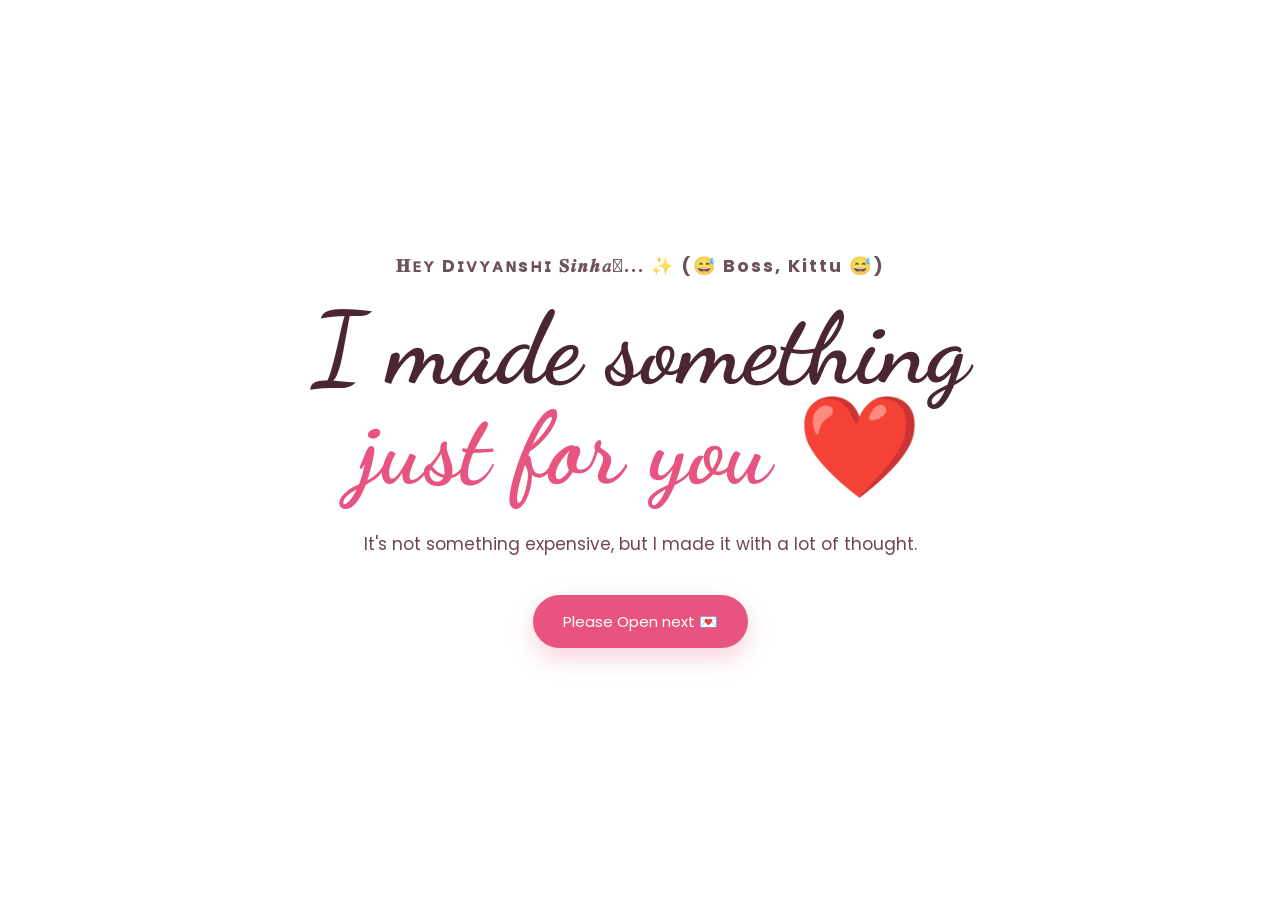
<file: index.html>
<!DOCTYPE html>
<html lang="en">
<head>
    <meta charset="UTF-8">
    <meta name="viewport" content="width=device-width, initial-scale=1.0">
    <title>For Divyanshi Sinha ❤️</title>
    <link rel="stylesheet" href="style.css">
    <link rel="preconnect" href="https://fonts.googleapis.com">
    <link rel="preconnect" href="https://fonts.gstatic.com" crossorigin>
    <link href="https://fonts.googleapis.com/css2?family=Dancing+Script:wght@400;600;700&family=Poppins:wght@300;400;500;600&display=swap"
        rel="stylesheet">
</head>
<body>
    <!-- floating heart!-->
    <div class="hearts-container" id="heartsContainer"></div>
    <!-- Page 1-->
    <section class="page active" id="page1">
        <div class="page-content">
            <p class="small-text firs">𝐇ᴇʏ Dɪᴠʏᴀɴsʜɪ 𝐒𝒊𝒏𝒉𝑎𒆜... ✨
                (😅 Boss, Kittu 😅)
            </p>
            <h1>
                I made something<br>
                <span>just for you ❤️</span>
            </h1>
            <p class="intro-text">
                It's not something expensive,
                but I made it with a lot of thought.
            </p>
            <button class="main-btn" onclick="nextPage()">
                Please Open next 💌
            </button>
        </div>
    </section>
    <!-- Page 2-->
    <section class="page" id="page2">
        <div class="page-content">
            <div class="cake">🎂</div>
            <p class="small-text">Today is a special day...</p>
            <h1>
                Happy Birthday
                <span>Divyanshi! ❤️</span>
            </h1>
            <p class="intro-text">
                May your day be filled with smiles,
                happiness and beautiful moments.
                (And This Wounderfull Song For You)
            </p>
            <div class="balloons">
                <span>🎈</span>
                <span>🎈</span>
                <span>🎈</span>
                <span>🎈</span>
            </div>
            <button class="main-btn" onclick="nextPage()">
                There's More ✨
            </button>
        </div>
    </section>
    <!--Page 3-->
    <section class="page" id="page3">
        <div class="page-content">
            <p class="small-text firs"> The best Thing...</p>
            <h2>Your Smile+Cute Person 😎</h2>
            <div class="images">
             <div class="image-box">
                <div class="image1" style="background-image: url('image1.jpg');">
                </div>
                <p>->✿.｡Cᴏᴏʟ ʟᴏᴏᴋ✿.｡</p>
             </div>
            <div class="image-box2">
                <div class="image2" style="background-image: url('image4.jpg');"></div>
                <p>ʕ•́ᴥ•̀ʔっ ◦•●◉✿ 𝓒𝓾𝓽𝓮𝓈𝓽 Sϻiℓe😚 ✿◉●•◦</p>
            </div>
            <div class="image-box image3">
                <div class="image1" style="background-image: url('most.jpg');"></div>
                <p>✿.｡𝙼𝚘𝚜𝚝̃.:🎀𝐵𝑒𝒶𝓊𝓉𝒾𝒻𝓊𝓁🎀* ☆</p>
            </div>
            </div>
        </div>
        <button class="main-btn butt" onclick="nextPage()">
                One More Thing 💫
            </button>
    </section>
    <!--Page 4-->
    <section class="page" id="page4">
        <div class="page-content letter-page">
            <p class="small-text">A little message...</p>
            <h2>For You, Divyanshi 💌</h2>
            <div class="letter">
                <p>
                    Hey Dɪᴠʏᴀɴsʜɪ♥️,
                </p>
                <p>
                    “I just wanted to make something that was you like. ❤️”  
                </p>
                <p>
                    So I thought of making something
                    myself.
                </p>
                <p>
                    Maybe it's just a small website,
                    but every little part of it was made
                    especially for your birthday.
                </p>
                <p>
                    I hope this little surprise
                    brings a smile to your face. 😊
                </p>
                <p>
                    Keep smiling,
                    keep being yourself,
                    and I hope this year brings you
                    lots of beautiful moments.
                </p>
                <p class="signature">
                    — Sʜɪᴠᴀᴍ ❤️
                </p>
            </div>
            <button class="main-btn" onclick="nextPage()">
                Last Click 😄
            </button>
        </div>
    </section>
    <!--Page 5-->
    <section class="page" id="page5">
        <div class="page-content final-page">
            <div class="gift">🎁</div>
            <h1>
                Once Again...
            </h1>
            <h1 class="birthday-title">
                Happy Birthday
                <span>Divyanshi! ❤️</span>
            </h1>
            <p class="final-message">
                May this new year of your life
                bring you countless reasons to smile.
            </p>
            <div class="final-hearts">
                ❤️ ✨ ❤️ ✨ ❤️
            </div>
            <button class="main-btn" onclick="restart()">
                See It Again 🔄
            </button>
        </div>
    </section>

        <audio id="bgMusic" loop>
          <source src="Kesariya.mp3" type="audio/mpeg">
        </audio>

    <script src="Script.js"></script>
</body>

</html>
</file>
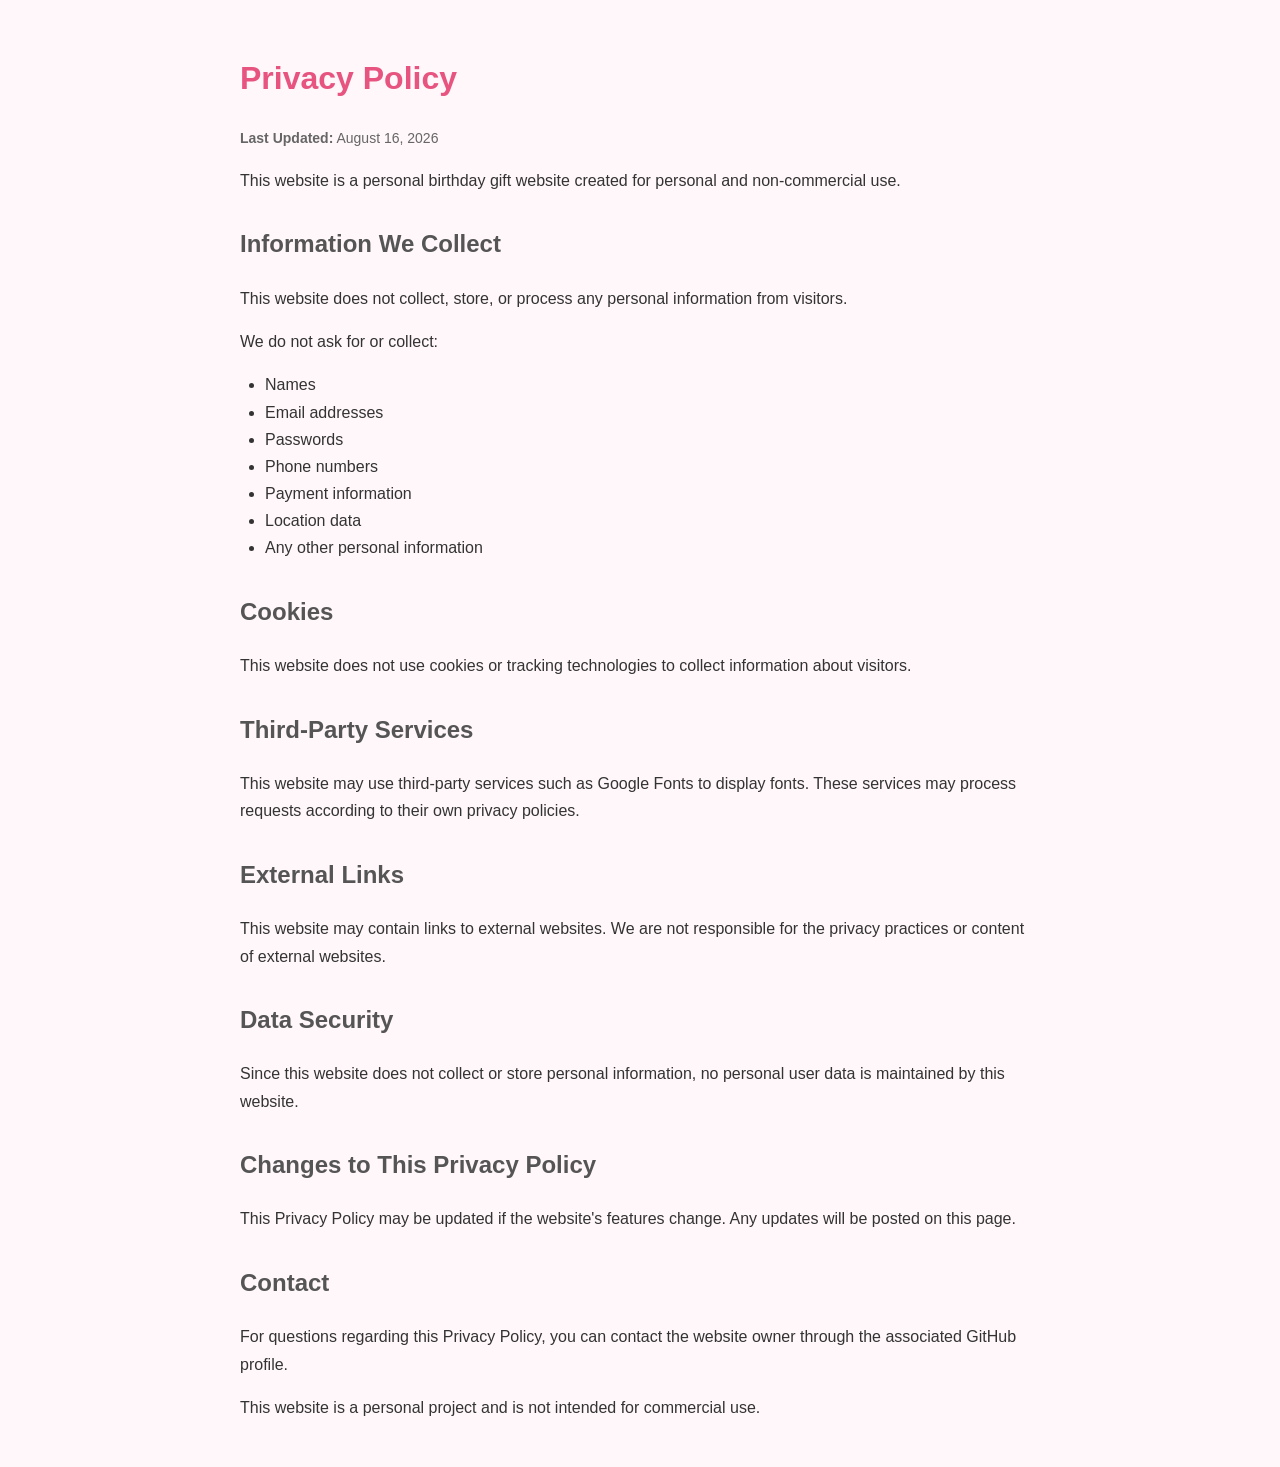
<file: Privacy.html>
<!DOCTYPE html>
<html lang="en">
<head>
    <meta charset="UTF-8">
    <meta name="viewport" content="width=device-width, initial-scale=1.0">
    <title>Privacy Policy</title>
    <style>
        body {
            font-family: Arial, sans-serif;
            max-width: 800px;
            margin: 0 auto;
            padding: 30px 20px;
            line-height: 1.7;
            color: #333;
            background: #fff7fa;
        }

        h1 {
            color: #e75480;
        }

        h2 {
            margin-top: 30px;
            color: #555;
        }

        ul {
            padding-left: 25px;
        }

        .updated {
            color: #666;
            font-size: 14px;
        }
    </style>
</head>

<body>

    <h1>Privacy Policy</h1>

    <p class="updated">
        <strong>Last Updated:</strong> August 16, 2026
    </p>

    <p>
        This website is a personal birthday gift website created
        for personal and non-commercial use.
    </p>

    <h2>Information We Collect</h2>

    <p>
        This website does not collect, store, or process any
        personal information from visitors.
    </p>

    <p>We do not ask for or collect:</p>

    <ul>
        <li>Names</li>
        <li>Email addresses</li>
        <li>Passwords</li>
        <li>Phone numbers</li>
        <li>Payment information</li>
        <li>Location data</li>
        <li>Any other personal information</li>
    </ul>

    <h2>Cookies</h2>

    <p>
        This website does not use cookies or tracking technologies
        to collect information about visitors.
    </p>

    <h2>Third-Party Services</h2>

    <p>
        This website may use third-party services such as Google Fonts
        to display fonts. These services may process requests according
        to their own privacy policies.
    </p>

    <h2>External Links</h2>

    <p>
        This website may contain links to external websites.
        We are not responsible for the privacy practices or content
        of external websites.
    </p>

    <h2>Data Security</h2>

    <p>
        Since this website does not collect or store personal
        information, no personal user data is maintained by this website.
    </p>

    <h2>Changes to This Privacy Policy</h2>

    <p>
        This Privacy Policy may be updated if the website's features
        change. Any updates will be posted on this page.
    </p>

    <h2>Contact</h2>

    <p>
        For questions regarding this Privacy Policy, you can contact
        the website owner through the associated GitHub profile.
    </p>

    <p>
        This website is a personal project and is not intended
        for commercial use.
    </p>

</body>
</html>
</file>
<file: style.css>
* {
    margin: 0;
    padding: 0;
    box-sizing: border-box;
}
html {
    scroll-behavior: smooth;
}
body {
    font-family: "Poppins", sans-serif;
    overflow: hidden;
    background:
        radial-gradient(circle at top, #ffe4ec, #fff5f8 45%, #ffdbe7);
    color: #4a2634;
}
/* PAGE*/
.page {
    width: 100%;
    height: 100vh;
    position: absolute;
    top: 0;
    left: 0;
    display: flex;
    justify-content: center;
    align-items: center;
    padding: 25px;
    opacity: 0;
    visibility: hidden;
    transform: scale(0.96);
    transition:
        opacity 0.8s ease,
        transform 0.8s ease,
        visibility 0.8s;
}
.page.active {
    opacity: 1;
    visibility: visible;
    transform: scale(1);
}
/* Content*/
.page-content {
    width: 100%;
    max-width: 900px;
    text-align: center;
    animation: contentAppear 1s ease;
}
@keyframes contentAppear {
    from {
        opacity: 0;
        transform: translateY(30px);
    }
    to {
        opacity: 1;
        transform: translateY(0);
    }
}
/* Text */
.small-text {
    font-size: 18px;
    letter-spacing: 2px;
    margin-bottom: 20px;
    opacity: 0.8;
}
h1 {
    font-family: "Dancing Script", cursive;
    font-size: clamp(55px, 8vw, 100px);
    line-height: 1;
    margin-bottom: 30px;
}
h1 span {
    display: block;
    color: #e75480;
}
h2 {
    font-family: "Dancing Script", cursive;
    font-size: clamp(45px, 6vw, 70px);
    margin-bottom: 35px;
}
.intro-text {
    max-width: 600px;
    margin: 0 auto 35px;
    font-size: 17px;
    line-height: 1.8;
    color: #704455;
}
/* Button */
.main-btn {
    border: none;
    padding: 15px 30px;
    border-radius: 50px;
    background: #e75480;
    color: white;
    font-family: "Poppins", sans-serif;
    font-size: 15px;
    cursor: pointer;
    box-shadow:
        0 10px 25px rgba(231, 84, 128, 0.25);
    transition: 0.3s;
}
.main-btn:hover {
    transform: translateY(-4px) scale(1.03);
    box-shadow:
        0 15px 30px rgba(231, 84, 128, 0.35);
}
.main-btn:active {
    transform: scale(0.96);
}
/* Cake */
.cake {
    font-size: 100px;
    margin-bottom: 20px;
    animation: cakeBounce 2s infinite;
}
@keyframes cakeBounce {
    0%,
    100% {
        transform: translateY(0);
    }
    50% {
        transform: translateY(-15px);
    }
}
/* Balloons*/
.balloons {
    display: flex;
    justify-content: center;
    gap: 30px;
    margin: 25px 0;
}
.balloons span {
    font-size: 50px;
    animation: balloonFloat 3s infinite ease-in-out;
}
.balloons span:nth-child(2) {
    animation-delay: 0.3s;
}
.balloons span:nth-child(3) {
    animation-delay: 0.6s;
}
.balloons span:nth-child(4) {
    animation-delay: 0.9s;
}
@keyframes balloonFloat {
    0%,
    100% {
        transform: translateY(0) rotate(-5deg);
    }
    50% {
        transform: translateY(-20px) rotate(5deg);
    }
}
/* Memory Cards */
.memory-container {
    width: 100%;
    display: flex;
    justify-content: center;
    gap: 20px;
    margin-bottom: 35px;
}
.memory-card {
    width: 250px;
    background: rgba(255, 255, 255, 0.65);
    border: 1px solid rgba(255, 255, 255, 0.8);
    border-radius: 20px;
    padding: 18px;
    box-shadow:
        0 15px 35px rgba(100, 30, 60, 0.08);
    backdrop-filter: blur(10px);
    transition: 0.4s;
}
.memory-card:hover {
    transform: translateY(-10px) rotate(1deg);
}
.memory-image {
    height: 150px;
    border-radius: 15px;
    background:
        linear-gradient(135deg, #ffd6e2, #fff0f5);
    display: flex;
    justify-content: center;
    align-items: center;
    font-size: 60px;
    margin-bottom: 15px;
}
.memory-card h3 {
    font-family: "Dancing Script", cursive;
    font-size: 28px;
    margin-bottom: 8px;
}
.memory-card p {
    font-size: 13px;
    line-height: 1.6;
    color: #75505e;
}
/* Letter */
.letter-page {
    max-width: 750px;
}
.letter {
    background: rgba(255, 255, 255, 0.7);
    padding: 35px;
    border-radius: 20px;
    margin-bottom: 30px;
    text-align: left;
    box-shadow:
        0 20px 50px rgba(90, 30, 50, 0.08);
    border: 1px solid rgba(255, 255, 255, 0.8);
    backdrop-filter: blur(10px);
}
.letter p {
    font-family: "Dancing Script", cursive;
    font-size: 22px;
    line-height: 1.6;
    margin-bottom: 15px;
}
.signature {
    text-align: right;
    color: #e75480;
    font-size: 28px !important;
    margin-top: 25px;
}
/* Final Page*/
.gift {
    font-size: 100px;
    animation: giftFloat 2s infinite ease-in-out;
}
@keyframes giftFloat {
    0%,
    100% {
        transform: translateY(0) rotate(-3deg);
    }
    50% {
        transform: translateY(-15px) rotate(3deg);
    }
}
.birthday-title {
    margin-bottom: 20px;
}
.final-message {
    font-size: 18px;
    line-height: 1.8;
    max-width: 600px;
    margin: auto auto 25px;
}
.final-hearts {
    font-size: 25px;
    letter-spacing: 10px;
    margin-bottom: 30px;
    animation: heartPulse 1.5s infinite;
}
@keyframes heartPulse {
    0%,
    100% {
        transform: scale(1);
    }
    50% {
        transform: scale(1.08);
    }
}
/* Floating Hearts */
.hearts-container {
    position: fixed;
    width: 100%;
    height: 100%;
    top: 0;
    left: 0;
    pointer-events: none;
    overflow: hidden;
    z-index: 100;
}
.heart {
    position: absolute;
    bottom: -50px;
    font-size: 20px;
    animation: heartUp linear forwards;
    opacity: 0.7;
}
@keyframes heartUp {
    0% {
        transform:
            translateY(0)
            rotate(0deg);
        opacity: 0;
    }
    15% {
        opacity: 0.8;
    }
    100% {
        transform:
            translateY(-110vh)
            rotate(360deg);
        opacity: 0;
    }
}
/* Mobile Responsive */
@media (max-width: 700px) {
    .page {
        padding: 20px;
    }
    .small-text {
        font-size: 14px;
    }
    .intro-text {
        font-size: 14px;
    }
    .memory-container {
        flex-direction: column;
        align-items: center;
        gap: 12px;
        max-height: 48vh;
        overflow-y: auto;
        padding: 5px;
    }
    .memory-card {
        width: 90%;
        display: grid;
        grid-template-columns: 90px 1fr;
        column-gap: 15px;
        text-align: left;
        padding: 10px;
    }
    .memory-image {
        height: 90px;
        grid-row: span 2;
        font-size: 35px;
    }
    .memory-card h3 {
        font-size: 22px;
    }
    .memory-card p {
        font-size: 11px;
    }
    .letter {
        padding: 22px;
        max-height: 55vh;
        overflow-y: auto;
    }
    .letter p {
        font-size: 19px;
    }
    .balloons {
        gap: 12px;
    }
    .balloons span {
        font-size: 35px;
    }
    .cake,
    .gift {
        font-size: 75px;
    }
}
.image-box{
    height:300px;
    width:300px;
    background-color: rgb(131, 231, 231);
    border-radius: 15px;
}
.image1{
    height:250px;
    width:250px;
    background-size: cover;
    margin-top: 1rem;
    margin-left: 1.4rem;
    border-radius: 10px;
}
.images{
    display: flex;
    width:1220px;
    justify-content: space-between;
    padding-left:0px;
    margin-right: 700px;
}
.image2{
    height:490px;
    width:300px;
    background-size: cover;
    margin-top: 1rem;
    margin-left:3.2rem;
    border-radius: 10px;
    
}
.image-box2{
    height:540px;
    width:400px;
    background-color: #ffd6e2;
    background-size: cover;
    border-radius: 15px;
}
.image3{
    background-color: #57d0ec;
}
#page3{
        background: linear-gradient(
        to bottom,
        rgb(169, 56, 250) 0px,
        rgb(169, 56, 250) 50px,
        #ffffff 650px
    );
}
.butt{
    margin-top: 500px;
    margin-left: 80px;
}
#page5, #page2{
    background: linear-gradient(
        to bottom,
        #e89eb8 0px,
        #e89eb8 50px,
        #ffffff 650px
    );
}
#page4{
    background: linear-gradient(
        to bottom,
        #dee0c2 0px,
        #dee0c2 50px,
        #ffffff 650px
    );
}
.firs{
    font-weight: 700;
}
</file>
